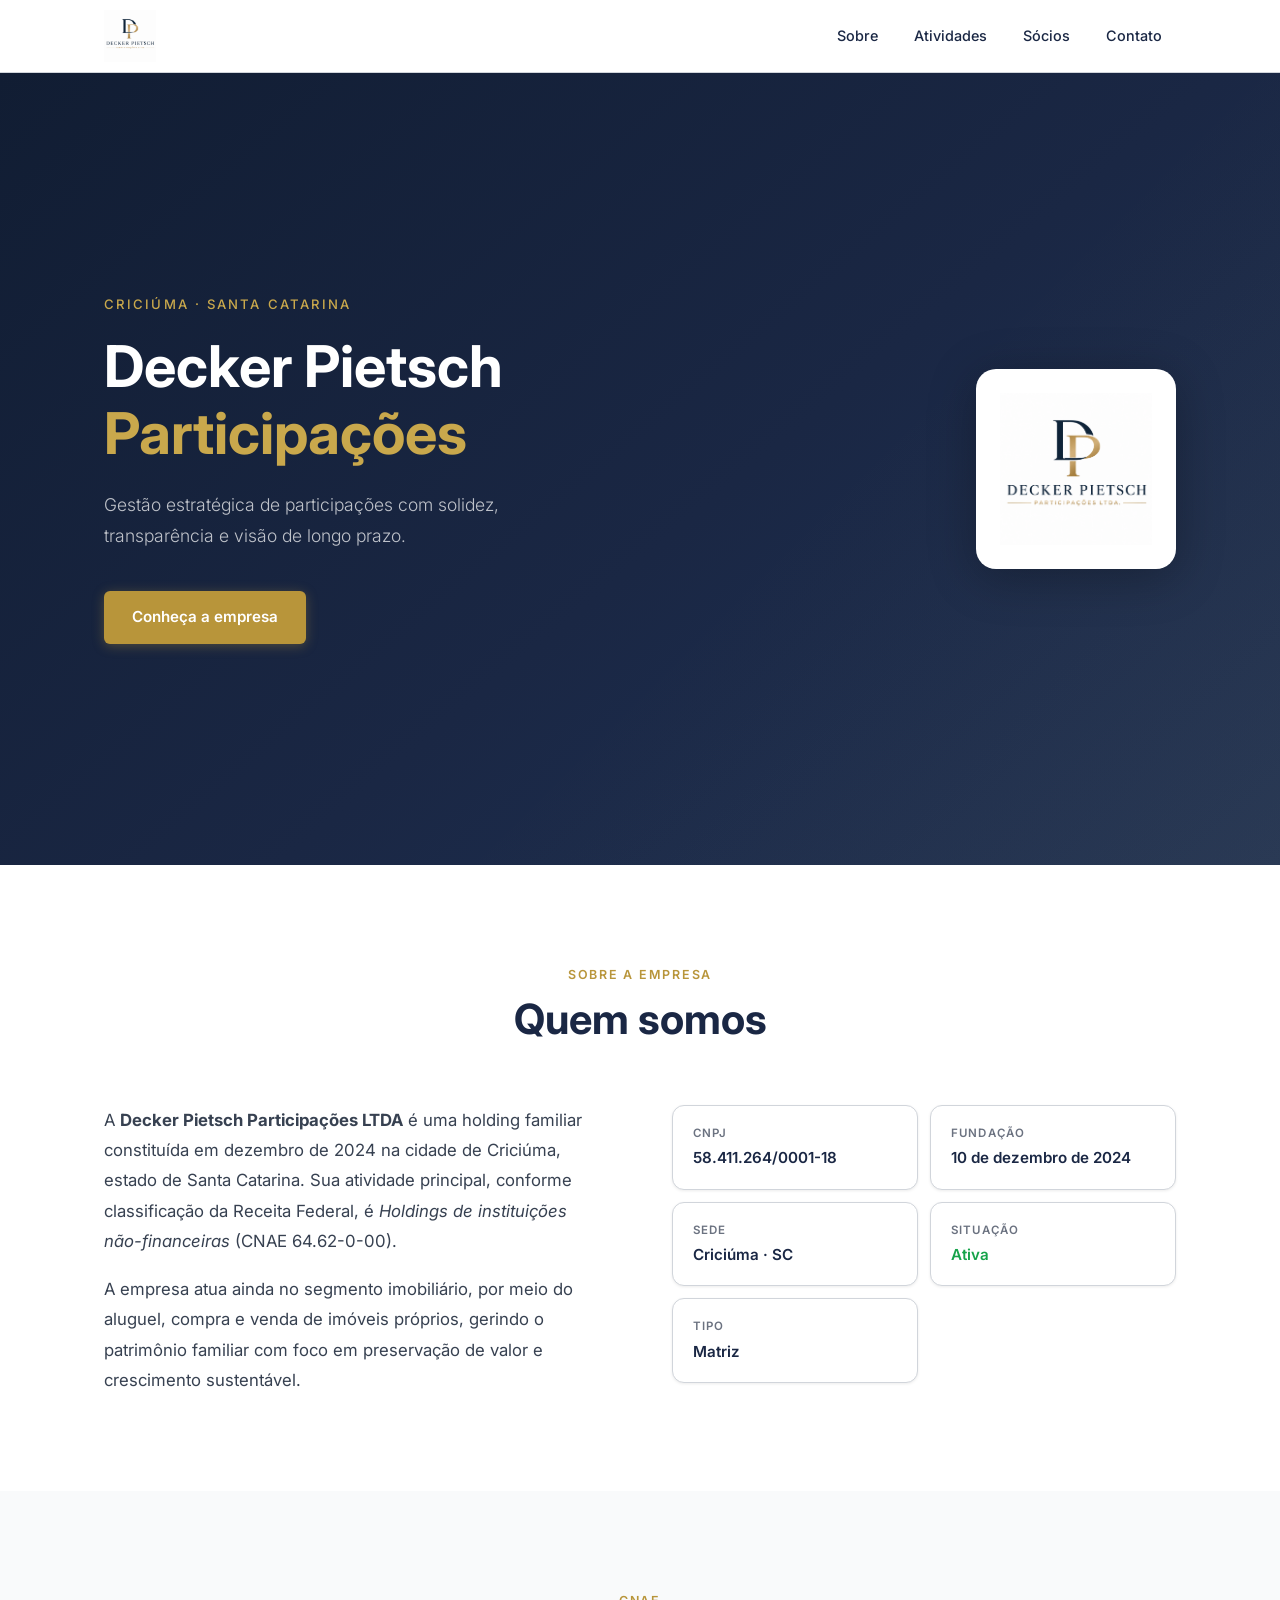
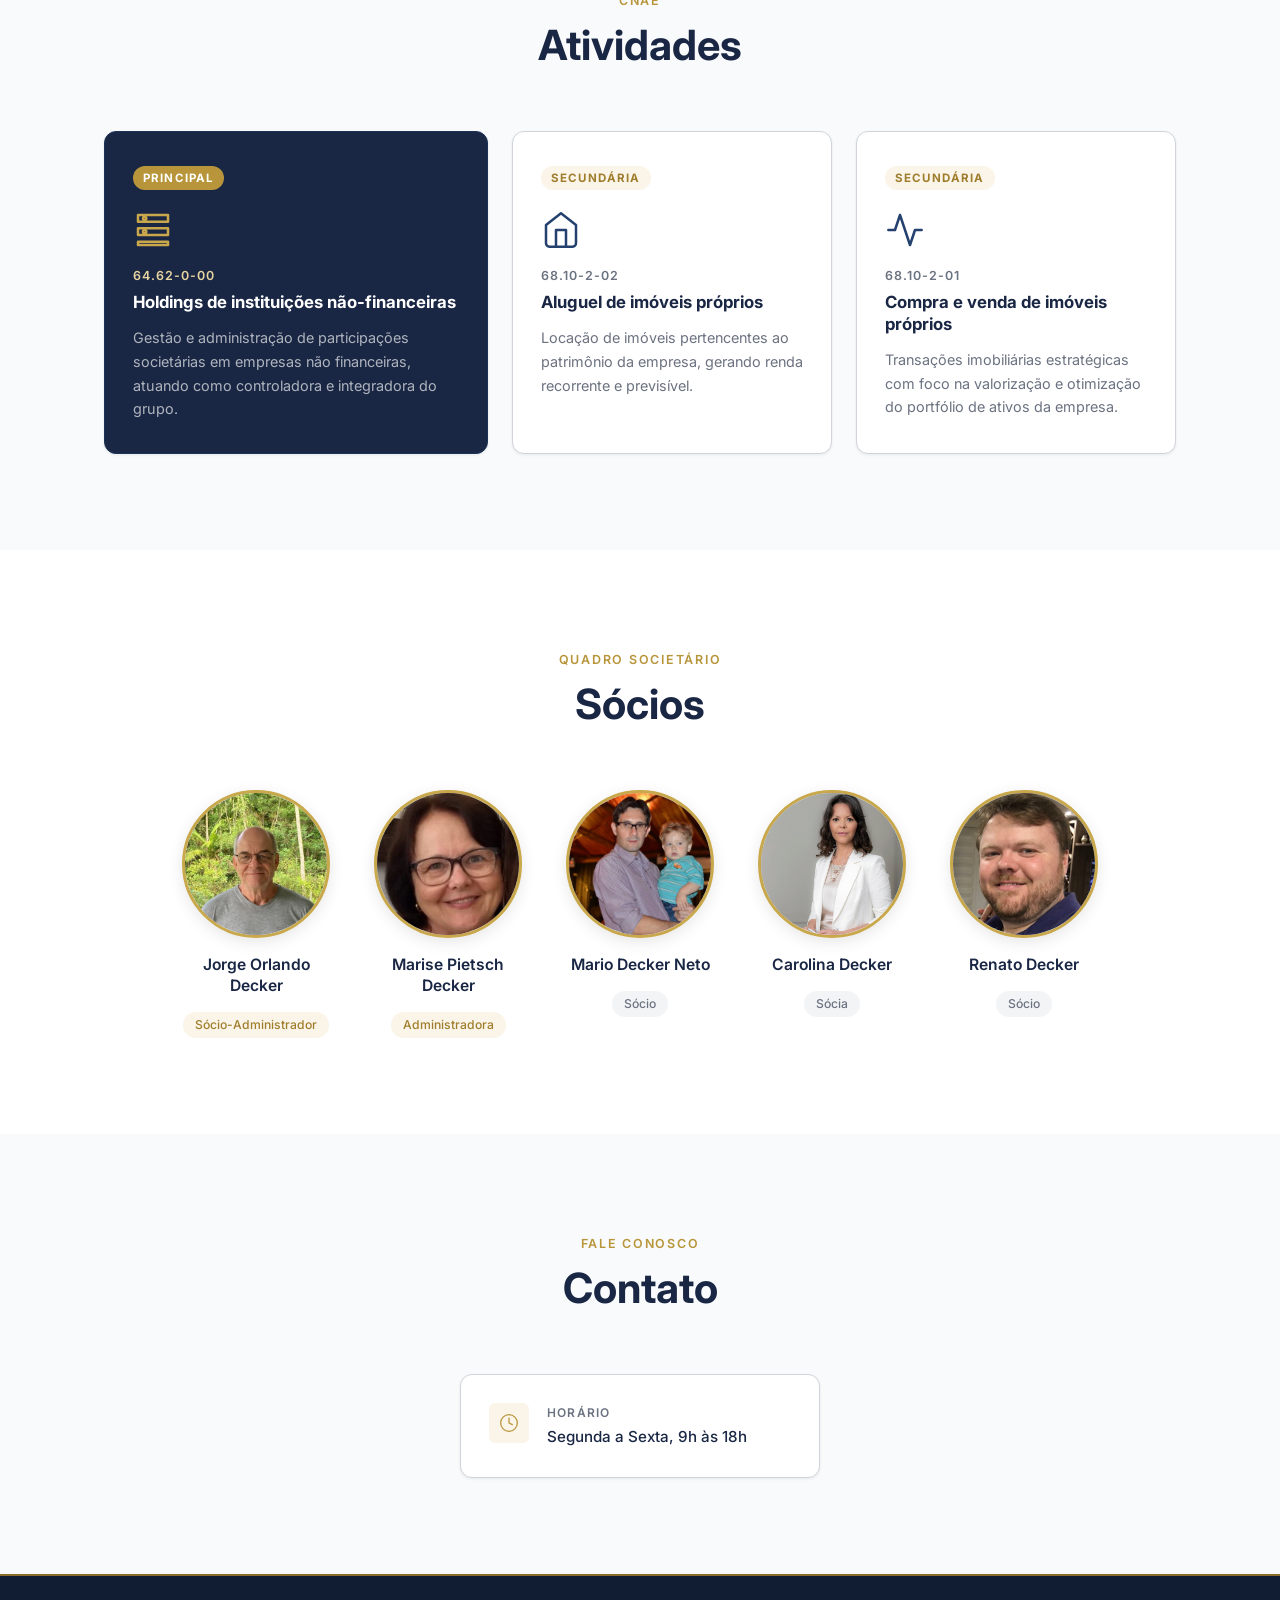
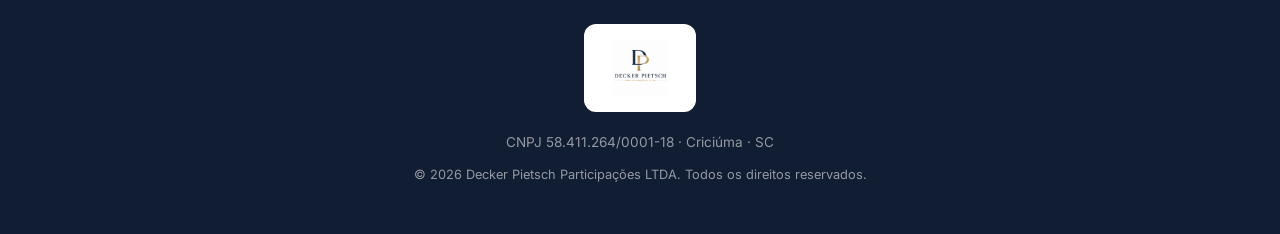
<file: index.html>
<!DOCTYPE html>
<html lang="pt-BR">
<head>
  <!-- Google tag (gtag.js) -->
  <script async src="https://www.googletagmanager.com/gtag/js?id=G-SKL0JMRVYW"></script>
  <script>
    window.dataLayer = window.dataLayer || [];
    function gtag(){dataLayer.push(arguments);}
    gtag('js', new Date());
    gtag('config', 'G-SKL0JMRVYW');
  </script>
  <meta charset="UTF-8" />
  <meta name="viewport" content="width=device-width, initial-scale=1.0" />
  <meta name="description" content="Decker Pietsch Participações LTDA – Holdings de instituições não-financeiras. Gestão estratégica de participações com solidez, transparência e visão de longo prazo. Criciúma, Santa Catarina." />
  <meta name="robots" content="index, follow" />
  <title>Decker Pietsch Participações LTDA | Holdings | Criciúma, SC</title>
  <link rel="canonical" href="https://decker.app.br" />
  <link rel="icon" href="assets/logo.png" type="image/png" />

  <!-- Open Graph -->
  <meta property="og:type" content="website" />
  <meta property="og:url" content="https://decker.app.br" />
  <meta property="og:title" content="Decker Pietsch Participações LTDA | Holdings | Criciúma, SC" />
  <meta property="og:description" content="Decker Pietsch Participações LTDA – Holdings de instituições não-financeiras. Gestão estratégica de participações com solidez, transparência e visão de longo prazo. Criciúma, Santa Catarina." />
  <meta property="og:image" content="https://decker.app.br/assets/logo.png" />
  <meta property="og:locale" content="pt_BR" />
  <meta property="og:site_name" content="Decker Pietsch Participações LTDA" />

  <!-- Twitter Card -->
  <meta name="twitter:card" content="summary" />
  <meta name="twitter:title" content="Decker Pietsch Participações LTDA | Holdings | Criciúma, SC" />
  <meta name="twitter:description" content="Decker Pietsch Participações LTDA – Holdings de instituições não-financeiras. Gestão estratégica de participações com solidez, transparência e visão de longo prazo. Criciúma, Santa Catarina." />
  <meta name="twitter:image" content="https://decker.app.br/assets/logo.png" />

  <link rel="preconnect" href="https://fonts.googleapis.com" />
  <link rel="preconnect" href="https://fonts.gstatic.com" crossorigin />
  <link href="https://fonts.googleapis.com/css2?family=Inter:wght@300;400;500;600;700&display=swap" rel="stylesheet" />
  <link rel="stylesheet" href="css/styles.css" />
</head>
<body>

  <!-- HEADER -->
  <header class="header" id="header">
    <div class="container header__inner">
      <a href="#inicio" class="logo">
        <img src="assets/logo.png" alt="Decker Pietsch Participações LTDA" class="logo__img" />
      </a>
      <nav class="nav" id="nav">
        <a href="#sobre" class="nav__link">Sobre</a>
        <a href="#atividades" class="nav__link">Atividades</a>
        <a href="#socios" class="nav__link">Sócios</a>
        <a href="#contato" class="nav__link">Contato</a>
      </nav>
      <button class="nav-toggle" id="navToggle" aria-label="Abrir menu">
        <span></span><span></span><span></span>
      </button>
    </div>
  </header>

  <!-- HERO -->
  <section class="hero" id="inicio">
    <div class="container hero__inner">
      <div class="hero__content">
        <p class="hero__eyebrow">Criciúma · Santa Catarina</p>
        <h1 class="hero__title">Decker Pietsch<br /><span>Participações</span></h1>
        <p class="hero__subtitle">
          Gestão estratégica de participações com solidez, transparência e visão de longo prazo.
        </p>
        <a href="#sobre" class="btn btn--primary">Conheça a empresa</a>
      </div>
      <div class="hero__graphic" aria-hidden="true">
        <img src="assets/logo.png" alt="Decker Pietsch" class="hero__logo-img" />
      </div>
    </div>
  </section>

  <!-- SOBRE -->
  <section class="section" id="sobre">
    <div class="container">
      <div class="section__header">
        <span class="section__tag">Sobre a empresa</span>
        <h2 class="section__title">Quem somos</h2>
      </div>
      <div class="about__grid">
        <div class="about__text">
          <p>
            A <strong>Decker Pietsch Participações LTDA</strong> é uma holding familiar constituída em
            dezembro de 2024 na cidade de Criciúma, estado de Santa Catarina.
            Sua atividade principal, conforme classificação da Receita Federal, é
            <em>Holdings de instituições não-financeiras</em> (CNAE 64.62-0-00).
          </p>
          <p>
            A empresa atua ainda no segmento imobiliário, por meio do aluguel,
            compra e venda de imóveis próprios, gerindo o patrimônio familiar
            com foco em preservação de valor e crescimento sustentável.
          </p>
        </div>
        <div class="about__cards">
          <div class="info-card">
            <span class="info-card__label">CNPJ</span>
            <span class="info-card__value">58.411.264/0001-18</span>
          </div>
          <div class="info-card">
            <span class="info-card__label">Fundação</span>
            <span class="info-card__value">10 de dezembro de 2024</span>
          </div>
          <div class="info-card">
            <span class="info-card__label">Sede</span>
            <span class="info-card__value">Criciúma · SC</span>
          </div>
          <div class="info-card">
            <span class="info-card__label">Situação</span>
            <span class="info-card__value info-card__value--active">Ativa</span>
          </div>
          <div class="info-card">
            <span class="info-card__label">Tipo</span>
            <span class="info-card__value">Matriz</span>
          </div>
        </div>
      </div>
    </div>
  </section>

  <!-- ATIVIDADES -->
  <section class="section section--alt" id="atividades">
    <div class="container">
      <div class="section__header">
        <span class="section__tag">CNAE</span>
        <h2 class="section__title">Atividades</h2>
      </div>
      <div class="activities__grid">
        <div class="activity-card activity-card--main">
          <div class="activity-card__badge">Principal</div>
          <div class="activity-card__icon">
            <svg xmlns="http://www.w3.org/2000/svg" viewBox="0 0 24 24" fill="none" stroke="currentColor" stroke-width="1.5" stroke-linecap="round" stroke-linejoin="round">
              <path d="M3 3h18v4H3z"/><path d="M3 11h18v4H3z"/><path d="M3 19h18v2H3z"/>
              <circle cx="7" cy="5" r="1"/><circle cx="7" cy="13" r="1"/>
            </svg>
          </div>
          <p class="activity-card__code">64.62-0-00</p>
          <h3 class="activity-card__title">Holdings de instituições não-financeiras</h3>
          <p class="activity-card__desc">
            Gestão e administração de participações societárias em empresas não financeiras,
            atuando como controladora e integradora do grupo.
          </p>
        </div>
        <div class="activity-card">
          <div class="activity-card__badge activity-card__badge--sec">Secundária</div>
          <div class="activity-card__icon">
            <svg xmlns="http://www.w3.org/2000/svg" viewBox="0 0 24 24" fill="none" stroke="currentColor" stroke-width="1.5" stroke-linecap="round" stroke-linejoin="round">
              <path d="M3 9l9-7 9 7v11a2 2 0 0 1-2 2H5a2 2 0 0 1-2-2z"/><polyline points="9 22 9 12 15 12 15 22"/>
            </svg>
          </div>
          <p class="activity-card__code">68.10-2-02</p>
          <h3 class="activity-card__title">Aluguel de imóveis próprios</h3>
          <p class="activity-card__desc">
            Locação de imóveis pertencentes ao patrimônio da empresa, gerando
            renda recorrente e previsível.
          </p>
        </div>
        <div class="activity-card">
          <div class="activity-card__badge activity-card__badge--sec">Secundária</div>
          <div class="activity-card__icon">
            <svg xmlns="http://www.w3.org/2000/svg" viewBox="0 0 24 24" fill="none" stroke="currentColor" stroke-width="1.5" stroke-linecap="round" stroke-linejoin="round">
              <polyline points="22 12 18 12 15 21 9 3 6 12 2 12"/>
            </svg>
          </div>
          <p class="activity-card__code">68.10-2-01</p>
          <h3 class="activity-card__title">Compra e venda de imóveis próprios</h3>
          <p class="activity-card__desc">
            Transações imobiliárias estratégicas com foco na valorização e
            otimização do portfólio de ativos da empresa.
          </p>
        </div>
      </div>
    </div>
  </section>

  <!-- SÓCIOS -->
  <section class="section" id="socios">
    <div class="container">
      <div class="section__header">
        <span class="section__tag">Quadro societário</span>
        <h2 class="section__title">Sócios</h2>
      </div>
      <div class="partners__grid">

        <div class="partner-card">
          <div class="partner-card__photo-ring">
            <img src="assets/socios/jorge-decker.jpg" alt="Jorge Orlando Decker" class="partner-card__photo" onerror="this.style.visibility='hidden'" />
            <span class="partner-card__initials">JD</span>
          </div>
          <h3 class="partner-card__name">Jorge Orlando Decker</h3>
          <span class="partner-card__role partner-card__role--admin">Sócio-Administrador</span>
        </div>

        <div class="partner-card">
          <div class="partner-card__photo-ring">
            <img src="assets/socios/marise-decker.jpg" alt="Marise Pietsch Decker" class="partner-card__photo" onerror="this.style.visibility='hidden'" />
            <span class="partner-card__initials">MD</span>
          </div>
          <h3 class="partner-card__name">Marise Pietsch Decker</h3>
          <span class="partner-card__role partner-card__role--admin">Administradora</span>
        </div>

        <div class="partner-card">
          <div class="partner-card__photo-ring">
            <img src="assets/socios/mario-decker.jpg" alt="Mario Decker Neto" class="partner-card__photo" style="object-position: top left" onerror="this.style.visibility='hidden'" />
            <span class="partner-card__initials">MN</span>
          </div>
          <h3 class="partner-card__name">Mario Decker Neto</h3>
          <span class="partner-card__role">Sócio</span>
        </div>

        <div class="partner-card">
          <div class="partner-card__photo-ring">
            <img src="assets/socios/carolina-decker.jpg" alt="Carolina Decker" class="partner-card__photo" onerror="this.style.visibility='hidden'" />
            <span class="partner-card__initials">CD</span>
          </div>
          <h3 class="partner-card__name">Carolina Decker</h3>
          <span class="partner-card__role">Sócia</span>
        </div>

        <div class="partner-card">
          <div class="partner-card__photo-ring">
            <img src="assets/socios/renato-decker.jpg" alt="Renato Decker" class="partner-card__photo" onerror="this.style.visibility='hidden'" />
            <span class="partner-card__initials">RD</span>
          </div>
          <h3 class="partner-card__name">Renato Decker</h3>
          <span class="partner-card__role">Sócio</span>
        </div>

      </div>
    </div>
  </section>

  <!-- CONTATO -->
  <section class="section section--alt" id="contato">
    <div class="container">
      <div class="section__header">
        <span class="section__tag">Fale conosco</span>
        <h2 class="section__title">Contato</h2>
      </div>
      <div class="contact__grid">
        <div class="contact-item">
          <div class="contact-item__icon">
            <svg xmlns="http://www.w3.org/2000/svg" viewBox="0 0 24 24" fill="none" stroke="currentColor" stroke-width="1.5" stroke-linecap="round" stroke-linejoin="round">
              <circle cx="12" cy="12" r="10"/><polyline points="12 6 12 12 16 14"/>
            </svg>
          </div>
          <div>
            <p class="contact-item__label">Horário</p>
            <p class="contact-item__value">Segunda a Sexta, 9h às 18h</p>
          </div>
        </div>
      </div>
    </div>
  </section>

  <!-- FOOTER -->
  <footer class="footer">
    <div class="container footer__inner">
      <div class="footer__logo-wrap">
        <img src="assets/logo.png" alt="Decker Pietsch Participações LTDA" class="footer__logo" />
      </div>
      <p class="footer__meta">CNPJ 58.411.264/0001-18 · Criciúma · SC</p>
      <p class="footer__copy">&copy; <span id="year"></span> Decker Pietsch Participações LTDA. Todos os direitos reservados.</p>
    </div>
  </footer>

  <script src="js/main.js"></script>

  <!-- Structured Data -->
  <script type="application/ld+json">
  {
    "@context": "https://schema.org",
    "@type": "Organization",
    "name": "Decker Pietsch Participações LTDA",
    "url": "https://decker.app.br",
    "logo": "https://decker.app.br/assets/logo.png",
    "description": "Holdings de instituições não-financeiras. Gestão estratégica de participações com solidez, transparência e visão de longo prazo.",
    "foundingDate": "2024-12-10",
    "taxID": "58.411.264/0001-18",
    "address": {
      "@type": "PostalAddress",
      "addressLocality": "Criciúma",
      "addressRegion": "SC",
      "addressCountry": "BR"
    }
  }
  </script>
</body>
</html>
</file>
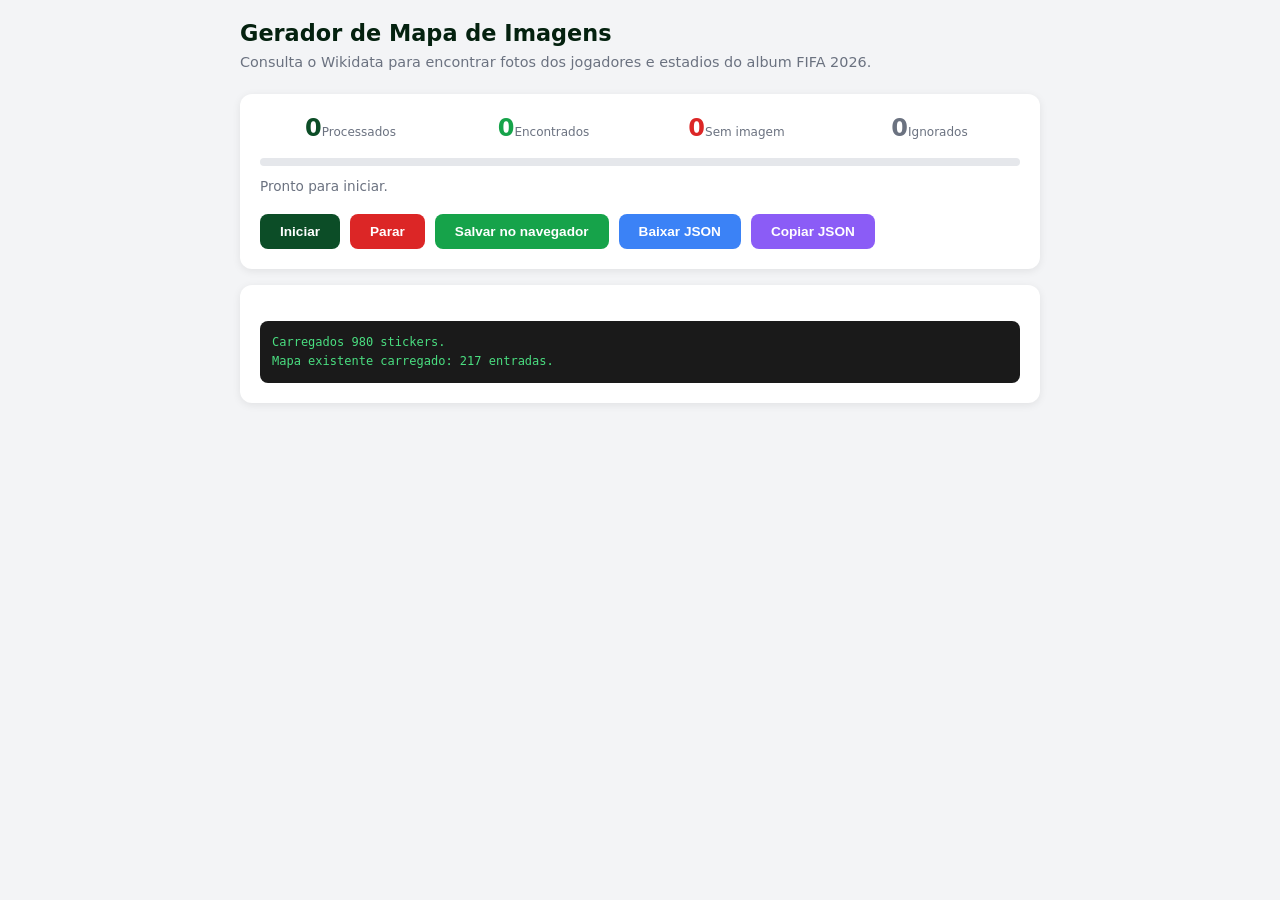
<file: album-desativado/tools/image-mapper.html>
<!DOCTYPE html>
<html lang="pt-BR">
<head>
  <meta charset="UTF-8">
  <meta name="viewport" content="width=device-width, initial-scale=1.0">
  <title>Gerador de Mapa de Imagens | Album FIFA 2026</title>
  <style>
    * { box-sizing: border-box; margin: 0; padding: 0; }
    body { font-family: 'Inter', system-ui, sans-serif; background: #f3f4f6; color: #374151; padding: 20px; }
    .container { max-width: 800px; margin: 0 auto; }
    h1 { font-size: 1.4rem; color: #04210f; margin-bottom: 8px; }
    .subtitle { color: #6b7280; margin-bottom: 24px; font-size: .9rem; }
    .card { background: #fff; border-radius: 12px; padding: 20px; box-shadow: 0 2px 8px rgba(0,0,0,.08); margin-bottom: 16px; }
    .stats { display: grid; grid-template-columns: repeat(4, 1fr); gap: 12px; margin-bottom: 16px; }
    .stat { text-align: center; }
    .stat-val { font-size: 1.5rem; font-weight: 800; }
    .stat-val.found { color: #16a34a; }
    .stat-val.miss { color: #dc2626; }
    .stat-val.skip { color: #6b7280; }
    .stat-val.total { color: #0c4d27; }
    .stat-label { font-size: .75rem; color: #6b7280; }
    .progress-bar { height: 8px; background: #e5e7eb; border-radius: 4px; overflow: hidden; margin-bottom: 12px; }
    .progress-fill { height: 100%; background: linear-gradient(90deg, #0c4d27, #d4af00); transition: width .3s; width: 0%; }
    .status { font-size: .85rem; color: #6b7280; min-height: 20px; margin-bottom: 16px; }
    .btn-row { display: flex; gap: 10px; flex-wrap: wrap; }
    button { padding: 10px 20px; border-radius: 8px; border: none; font-weight: 600; font-size: .85rem; cursor: pointer; transition: all .2s; }
    .btn-start { background: #0c4d27; color: #fff; }
    .btn-start:hover { background: #07371c; }
    .btn-start:disabled { opacity: .5; cursor: not-allowed; }
    .btn-stop { background: #dc2626; color: #fff; }
    .btn-stop:hover { background: #b91c1c; }
    .btn-download { background: #3b82f6; color: #fff; }
    .btn-download:hover { background: #2563eb; }
    .btn-copy { background: #8b5cf6; color: #fff; }
    .btn-copy:hover { background: #7c3aed; }
    .btn-save { background: #16a34a; color: #fff; }
    .btn-save:hover { background: #15803d; }
    .log { max-height: 300px; overflow-y: auto; font-family: monospace; font-size: .75rem; line-height: 1.6; padding: 12px; background: #1a1a1a; color: #a3e635; border-radius: 8px; margin-top: 16px; }
    .log .err { color: #f87171; }
    .log .ok { color: #4ade80; }
    .log .skip { color: #94a3b8; }
    .toast { position: fixed; bottom: 20px; left: 50%; transform: translateX(-50%); background: #1a1a1a; color: #fff; padding: 10px 20px; border-radius: 8px; font-size: .85rem; display: none; z-index: 100; }
    @media (max-width: 600px) { .stats { grid-template-columns: repeat(2, 1fr); } }
  </style>
</head>
<body>
  <div class="container">
    <h1>Gerador de Mapa de Imagens</h1>
    <p class="subtitle">Consulta o Wikidata para encontrar fotos dos jogadores e estadios do album FIFA 2026.</p>

    <div class="card">
      <div class="stats">
        <div class="stat"><span class="stat-val total" id="sTotal">0</span><span class="stat-label">Processados</span></div>
        <div class="stat"><span class="stat-val found" id="sFound">0</span><span class="stat-label">Encontrados</span></div>
        <div class="stat"><span class="stat-val miss" id="sMiss">0</span><span class="stat-label">Sem imagem</span></div>
        <div class="stat"><span class="stat-val skip" id="sSkip">0</span><span class="stat-label">Ignorados</span></div>
      </div>
      <div class="progress-bar"><div class="progress-fill" id="progressFill"></div></div>
      <div class="status" id="status">Pronto para iniciar.</div>
      <div class="btn-row">
        <button class="btn-start" id="btnStart">Iniciar</button>
        <button class="btn-stop" id="btnStop" disabled>Parar</button>
        <button class="btn-save" id="btnSave">Salvar no navegador</button>
        <button class="btn-download" id="btnDownload">Baixar JSON</button>
        <button class="btn-copy" id="btnCopy">Copiar JSON</button>
      </div>
    </div>

    <div class="card">
      <div class="log" id="log"></div>
    </div>
  </div>
  <div class="toast" id="toast"></div>

<script>
const DELAY = 700;
const UA_CONTACT = 'StickerAlbumBot/1.0 (https://decker.app.br)';

let stickers = [];
let imageMap = {};
let running = false;
let stopRequested = false;
let processed = 0, found = 0, missed = 0, skipped = 0;

// Load stickers data
async function loadStickers() {
  try {
    const res = await fetch('../data/stickers.json');
    stickers = await res.json();
    log(`Carregados ${stickers.length} stickers.`, 'ok');
  } catch {
    log('Erro ao carregar stickers.json. Verifique se o arquivo existe.', 'err');
  }
}

// Load existing map
async function loadExistingMap() {
  try {
    const res = await fetch('../data/image-map.json');
    if (res.ok) {
      imageMap = await res.json();
      log(`Mapa existente carregado: ${Object.keys(imageMap).length} entradas.`, 'ok');
    }
  } catch {}
  // Also check localStorage
  try {
    const stored = localStorage.getItem('imageMap');
    if (stored) {
      const parsed = JSON.parse(stored);
      const keys = Object.keys(parsed);
      if (keys.length > Object.keys(imageMap).length) {
        imageMap = parsed;
        log(`Mapa do localStorage carregado: ${keys.length} entradas.`, 'ok');
      }
    }
  } catch {}
}

function sleep(ms) { return new Promise(r => setTimeout(r, ms)); }

function log(msg, cls = '') {
  const el = document.getElementById('log');
  const line = document.createElement('div');
  if (cls) line.className = cls;
  line.textContent = msg;
  el.appendChild(line);
  el.scrollTop = el.scrollHeight;
}

function updateUI() {
  document.getElementById('sTotal').textContent = processed;
  document.getElementById('sFound').textContent = found;
  document.getElementById('sMiss').textContent = missed;
  document.getElementById('sSkip').textContent = skipped;
  const total = stickers.filter(s => s.type === 'jogador' || s.type === 'stadium').length;
  const pct = total > 0 ? (processed / total * 100) : 0;
  document.getElementById('progressFill').style.width = `${pct}%`;
}

function showToast(msg) {
  const el = document.getElementById('toast');
  el.textContent = msg;
  el.style.display = 'block';
  setTimeout(() => { el.style.display = 'none'; }, 3000);
}

// Wikidata API
async function wdSearch(query, lang = 'en') {
  const url = new URL('https://www.wikidata.org/w/api.php');
  url.searchParams.set('action', 'wbsearchentities');
  url.searchParams.set('search', query);
  url.searchParams.set('language', lang);
  url.searchParams.set('type', 'item');
  url.searchParams.set('format', 'json');
  url.searchParams.set('origin', '*');
  url.searchParams.set('limit', '5');
  const res = await fetch(url);
  if (!res.ok) throw new Error(`HTTP ${res.status}`);
  return (await res.json()).search || [];
}

async function wdGetEntity(id) {
  const url = new URL('https://www.wikidata.org/w/api.php');
  url.searchParams.set('action', 'wbgetentities');
  url.searchParams.set('ids', id);
  url.searchParams.set('props', 'claims');
  url.searchParams.set('format', 'json');
  url.searchParams.set('origin', '*');
  const res = await fetch(url);
  if (!res.ok) throw new Error(`HTTP ${res.status}`);
  const data = await res.json();
  return data.entities?.[id] || null;
}

function getP18(entity) {
  const claims = entity?.claims?.P18;
  if (!claims || !claims.length) return null;
  const val = claims[0].mainsnak?.datavalue?.value;
  return typeof val === 'string' ? val : null;
}

function isFootballer(entity) {
  const p106 = entity?.claims?.P106 || [];
  return p106.some(c => c.mainsnak?.datavalue?.value?.id === 'Q937857');
}

function nameVariants(name) {
  const variants = [name];
  if (name.includes('.')) variants.push(name.replace(/\./g, ''));
  const parts = name.split(/\s+/);
  if (parts.length >= 2 && parts[0].length <= 2) variants.push(parts.slice(1).join(' '));
  return [...new Set(variants)];
}

async function findPlayer(name) {
  const variants = nameVariants(name);
  for (const v of variants) {
    for (const lang of ['en', 'pt']) {
      if (stopRequested) return null;
      await sleep(DELAY);
      try {
        const results = await wdSearch(v, lang);
        for (const r of results) {
          await sleep(DELAY);
          const entity = await wdGetEntity(r.id);
          if (!entity || !isFootballer(entity)) continue;
          const img = getP18(entity);
          if (img) return img;
        }
      } catch (e) {
        log(`  Erro: ${e.message}`, 'err');
      }
    }
  }
  return null;
}

async function findStadium(name) {
  for (const lang of ['en', 'pt', 'es']) {
    if (stopRequested) return null;
    await sleep(DELAY);
    try {
      const results = await wdSearch(name, lang);
      for (const r of results) {
        await sleep(DELAY);
        const entity = await wdGetEntity(r.id);
        if (!entity) continue;
        const img = getP18(entity);
        if (img) return img;
      }
    } catch (e) {
      log(`  Erro: ${e.message}`, 'err');
    }
  }
  return null;
}

async function run() {
  running = true;
  stopRequested = false;
  document.getElementById('btnStart').disabled = true;
  document.getElementById('btnStop').disabled = false;

  const processable = stickers.filter(s => s.type === 'jogador' || s.type === 'stadium');
  const seenStadiums = {};

  for (const s of processable) {
    if (stopRequested) break;

    // Skip if already mapped
    if (imageMap[s.num]) {
      skipped++;
      processed++;
      updateUI();
      continue;
    }

    // Deduplicate stadiums
    if (s.type === 'stadium' && seenStadiums[s.name]) {
      imageMap[s.num] = seenStadiums[s.name];
      found++;
      processed++;
      updateUI();
      continue;
    }

    document.getElementById('status').textContent = `Buscando: ${s.name} (${s.team || s.teamCode}) — #${s.num}`;

    let img = null;
    try {
      if (s.type === 'jogador') {
        img = await findPlayer(s.name);
      } else if (s.type === 'stadium') {
        img = await findStadium(s.name);
      }
    } catch (e) {
      log(`#${s.num} ${s.name}: ERRO ${e.message}`, 'err');
    }

    if (img) {
      imageMap[s.num] = img;
      if (s.type === 'stadium') seenStadiums[s.name] = img;
      found++;
      log(`#${s.num} ${s.name} -> ${img}`, 'ok');
    } else {
      missed++;
      log(`#${s.num} ${s.name} -> nao encontrado`, 'err');
    }

    processed++;
    updateUI();

    // Auto-save to localStorage every 20 entries
    if (processed % 20 === 0) {
      localStorage.setItem('imageMap', JSON.stringify(imageMap));
    }
  }

  // Final save
  localStorage.setItem('imageMap', JSON.stringify(imageMap));

  running = false;
  document.getElementById('btnStart').disabled = false;
  document.getElementById('btnStop').disabled = true;
  document.getElementById('status').textContent = stopRequested
    ? `Parado. ${found} imagens encontradas.`
    : `Concluido! ${found} imagens encontradas de ${processable.length} figurinhas.`;
  showToast('Mapeamento salvo no navegador!');
}

// Buttons
document.getElementById('btnStart').addEventListener('click', run);

document.getElementById('btnStop').addEventListener('click', () => {
  stopRequested = true;
  document.getElementById('status').textContent = 'Parando...';
});

document.getElementById('btnSave').addEventListener('click', () => {
  localStorage.setItem('imageMap', JSON.stringify(imageMap));
  showToast(`Salvo! ${Object.keys(imageMap).length} entradas no navegador.`);
});

document.getElementById('btnDownload').addEventListener('click', () => {
  const blob = new Blob([JSON.stringify(imageMap, null, 2)], { type: 'application/json' });
  const url = URL.createObjectURL(blob);
  const a = document.createElement('a');
  a.href = url;
  a.download = 'image-map.json';
  a.click();
  URL.revokeObjectURL(url);
});

document.getElementById('btnCopy').addEventListener('click', () => {
  navigator.clipboard.writeText(JSON.stringify(imageMap, null, 2))
    .then(() => showToast('JSON copiado!'))
    .catch(() => showToast('Erro ao copiar.'));
});

// Init
(async () => {
  await loadStickers();
  await loadExistingMap();
  updateUI();
})();
</script>
</body>
</html>
</file>
<file: css/styles.css>
/* ============================================================
   DESIGN TOKENS
   ============================================================ */
:root {
  /* Navy – extraído da logo */
  --navy-900: #111d33;
  --navy-800: #1a2744;
  --navy-700: #1e3257;
  --navy-600: #24406e;
  --navy-400: #4a6fa5;
  --navy-100: #d6deec;
  --navy-50:  #eef1f7;

  /* Gold – extraído da logo */
  --gold-700: #8a6d2a;
  --gold-600: #a07d2c;
  --gold-500: #b8953a;
  --gold-400: #c9a84c;
  --gold-200: #e8d4a0;
  --gold-50:  #faf5e8;

  --gray-900: #111827;
  --gray-700: #374151;
  --gray-500: #6b7280;
  --gray-300: #d1d5db;
  --gray-100: #f3f4f6;
  --gray-50:  #f9fafb;
  --white:    #ffffff;

  --green-500: #16a34a;

  --font: 'Inter', system-ui, -apple-system, sans-serif;
  --radius-sm: 6px;
  --radius-md: 12px;
  --radius-lg: 20px;
  --shadow-sm: 0 1px 3px rgba(0,0,0,.08);
  --shadow-md: 0 4px 16px rgba(0,0,0,.10);
  --shadow-lg: 0 8px 32px rgba(0,0,0,.12);
  --transition: .2s ease;
}

/* ============================================================
   RESET & BASE
   ============================================================ */
*, *::before, *::after { box-sizing: border-box; margin: 0; padding: 0; }

html { scroll-behavior: smooth; font-size: 16px; }

body {
  font-family: var(--font);
  color: var(--gray-700);
  background: var(--white);
  line-height: 1.6;
  -webkit-font-smoothing: antialiased;
}

a { color: inherit; text-decoration: none; }
img { display: block; max-width: 100%; }

/* ============================================================
   LAYOUT
   ============================================================ */
.container {
  width: 100%;
  max-width: 1120px;
  margin: 0 auto;
  padding: 0 24px;
}

/* ============================================================
   HEADER
   ============================================================ */
.header {
  position: sticky;
  top: 0;
  z-index: 100;
  background: rgba(255,255,255,.95);
  backdrop-filter: blur(12px);
  border-bottom: 1px solid var(--gray-300);
  transition: box-shadow var(--transition);
}

.header.scrolled { box-shadow: var(--shadow-md); }

.header__inner {
  display: flex;
  align-items: center;
  justify-content: space-between;
  height: 72px;
  gap: 24px;
}

/* Logo */
.logo {
  display: flex;
  align-items: center;
  white-space: nowrap;
  flex-shrink: 0;
}

.logo__img {
  height: 52px;
  width: auto;
  display: block;
}

/* Nav */
.nav { display: flex; gap: 8px; }

.nav__link {
  padding: 6px 14px;
  border-radius: var(--radius-sm);
  font-size: .9rem;
  font-weight: 500;
  color: var(--navy-800);
  transition: background var(--transition), color var(--transition);
}

.nav__link:hover {
  background: var(--gold-50);
  color: var(--gold-600);
}

/* Hamburger */
.nav-toggle {
  display: none;
  flex-direction: column;
  justify-content: center;
  gap: 5px;
  width: 36px;
  height: 36px;
  background: none;
  border: none;
  cursor: pointer;
  padding: 4px;
  border-radius: var(--radius-sm);
}

.nav-toggle span {
  display: block;
  height: 2px;
  background: var(--navy-800);
  border-radius: 2px;
  transition: transform var(--transition), opacity var(--transition);
}

/* ============================================================
   HERO
   ============================================================ */
.hero {
  min-height: 88vh;
  display: flex;
  align-items: center;
  background: linear-gradient(140deg, var(--navy-900) 0%, var(--navy-800) 55%, var(--navy-700) 100%);
  overflow: hidden;
  position: relative;
}

/* Subtle gold diagonal stripe */
.hero::before {
  content: '';
  position: absolute;
  inset: 0;
  background: linear-gradient(135deg, transparent 60%, rgba(184,149,58,.08) 100%);
  pointer-events: none;
}

.hero__inner {
  display: grid;
  grid-template-columns: 1fr auto;
  gap: 80px;
  align-items: center;
  padding-top: 100px;
  padding-bottom: 100px;
  position: relative;
}

.hero__eyebrow {
  font-size: .82rem;
  font-weight: 500;
  letter-spacing: .16em;
  text-transform: uppercase;
  color: var(--gold-400);
  margin-bottom: 18px;
}

.hero__title {
  font-size: clamp(2.4rem, 5vw, 3.6rem);
  font-weight: 700;
  color: var(--white);
  line-height: 1.15;
  margin-bottom: 24px;
}

.hero__title span { color: var(--gold-400); }

.hero__subtitle {
  font-size: 1.1rem;
  font-weight: 300;
  color: rgba(255,255,255,.72);
  max-width: 480px;
  margin-bottom: 40px;
  line-height: 1.75;
}

/* Logo card no hero */
.hero__graphic {
  flex-shrink: 0;
  align-self: center;
}

.hero__logo-img {
  width: 200px;
  height: 200px;
  object-fit: contain;
  background: var(--white);
  border-radius: var(--radius-lg);
  padding: 24px;
  box-shadow: 0 8px 48px rgba(0,0,0,.28);
  display: block;
}

/* Buttons */
.btn {
  display: inline-flex;
  align-items: center;
  gap: 8px;
  padding: 14px 28px;
  border-radius: var(--radius-sm);
  font-size: .95rem;
  font-weight: 600;
  transition: background var(--transition), transform var(--transition), box-shadow var(--transition);
  cursor: pointer;
  border: none;
}

.btn--primary {
  background: var(--gold-500);
  color: var(--white);
  box-shadow: 0 2px 12px rgba(184,149,58,.35);
}

.btn--primary:hover {
  background: var(--gold-600);
  transform: translateY(-1px);
  box-shadow: 0 6px 20px rgba(184,149,58,.4);
}

/* ============================================================
   SECTIONS (shared)
   ============================================================ */
.section { padding: 96px 0; }
.section--alt { background: var(--gray-50); }

.section__header {
  text-align: center;
  margin-bottom: 60px;
}

.section__tag {
  display: inline-block;
  font-size: .78rem;
  font-weight: 600;
  letter-spacing: .14em;
  text-transform: uppercase;
  color: var(--gold-500);
  margin-bottom: 10px;
}

.section__title {
  font-size: clamp(1.8rem, 3.5vw, 2.6rem);
  font-weight: 700;
  color: var(--navy-800);
  line-height: 1.2;
}

/* ============================================================
   ABOUT
   ============================================================ */
.about__grid {
  display: grid;
  grid-template-columns: 1fr 1fr;
  gap: 64px;
  align-items: start;
}

.about__text p {
  margin-bottom: 18px;
  font-size: 1.05rem;
  line-height: 1.8;
  color: var(--gray-700);
}

.about__text p:last-child { margin-bottom: 0; }

.about__cards {
  display: grid;
  grid-template-columns: 1fr 1fr;
  gap: 12px;
}

.info-card {
  background: var(--white);
  border: 1px solid var(--gray-300);
  border-radius: var(--radius-md);
  padding: 18px 20px;
  display: flex;
  flex-direction: column;
  gap: 4px;
  box-shadow: var(--shadow-sm);
}

.info-card__label {
  font-size: .72rem;
  font-weight: 600;
  letter-spacing: .1em;
  text-transform: uppercase;
  color: var(--gray-500);
}

.info-card__value {
  font-size: .95rem;
  font-weight: 600;
  color: var(--navy-800);
}

.info-card__value--active { color: var(--green-500); }

/* ============================================================
   ACTIVITIES
   ============================================================ */
.activities__grid {
  display: grid;
  grid-template-columns: 1.2fr 1fr 1fr;
  gap: 24px;
}

.activity-card {
  background: var(--white);
  border: 1px solid var(--gray-300);
  border-radius: var(--radius-md);
  padding: 32px 28px;
  position: relative;
  box-shadow: var(--shadow-sm);
  transition: box-shadow var(--transition), transform var(--transition);
}

.activity-card:hover {
  box-shadow: var(--shadow-md);
  transform: translateY(-2px);
}

.activity-card--main {
  background: var(--navy-800);
  border-color: var(--navy-700);
  color: var(--white);
}

.activity-card--main .activity-card__code  { color: var(--gold-200); }
.activity-card--main .activity-card__desc  { color: rgba(255,255,255,.65); }
.activity-card--main .activity-card__title { color: var(--white); }
.activity-card--main .activity-card__icon  { color: var(--gold-400); }

.activity-card__badge {
  display: inline-flex;
  align-items: center;
  font-size: .72rem;
  font-weight: 700;
  letter-spacing: .1em;
  text-transform: uppercase;
  padding: 3px 10px;
  border-radius: 20px;
  margin-bottom: 20px;
  background: var(--gold-500);
  color: var(--white);
}

.activity-card__badge--sec {
  background: var(--gold-50);
  color: var(--gold-600);
}

.activity-card__icon {
  width: 40px;
  height: 40px;
  color: var(--navy-600);
  margin-bottom: 16px;
}

.activity-card__icon svg { width: 100%; height: 100%; }

.activity-card__code {
  font-size: .78rem;
  font-weight: 600;
  letter-spacing: .08em;
  color: var(--gray-500);
  margin-bottom: 6px;
}

.activity-card__title {
  font-size: 1.05rem;
  font-weight: 700;
  color: var(--navy-800);
  margin-bottom: 12px;
  line-height: 1.3;
}

.activity-card__desc {
  font-size: .9rem;
  line-height: 1.65;
  color: var(--gray-500);
}

/* ============================================================
   PARTNERS
   ============================================================ */
.partners__grid {
  display: flex;
  flex-wrap: wrap;
  gap: 40px 32px;
  justify-content: center;
}

.partner-card {
  display: flex;
  flex-direction: column;
  align-items: center;
  gap: 16px;
  flex: 0 1 160px;
  text-align: center;
}

.partner-card__photo-ring {
  width: 148px;
  height: 148px;
  border-radius: 50%;
  border: 3px solid var(--gold-400);
  overflow: hidden;
  position: relative;
  background: linear-gradient(145deg, var(--navy-100) 0%, var(--navy-50) 100%);
  display: flex;
  align-items: center;
  justify-content: center;
  box-shadow: var(--shadow-md);
  transition: box-shadow var(--transition), border-color var(--transition);
}

.partner-card:hover .partner-card__photo-ring {
  border-color: var(--gold-500);
  box-shadow: 0 8px 32px rgba(184,149,58,.28);
}

.partner-card__photo {
  position: absolute;
  inset: 0;
  width: 100%;
  height: 100%;
  object-fit: cover;
  object-position: top center;
}

.partner-card__initials {
  font-size: 1.9rem;
  font-weight: 700;
  color: var(--navy-600);
  letter-spacing: .04em;
  user-select: none;
}

.partner-card__name {
  font-size: .98rem;
  font-weight: 600;
  color: var(--navy-800);
  line-height: 1.35;
  margin: 0;
}

.partner-card__role {
  display: inline-block;
  font-size: .76rem;
  font-weight: 500;
  padding: 3px 12px;
  border-radius: 20px;
  background: var(--gray-100);
  color: var(--gray-500);
}

.partner-card__role--admin {
  background: var(--gold-50);
  color: var(--gold-600);
}

/* ============================================================
   CONTACT
   ============================================================ */
.contact__grid {
  display: flex;
  flex-wrap: wrap;
  gap: 24px;
  justify-content: center;
  max-width: 840px;
  margin: 0 auto;
}

.contact-item {
  flex: 0 1 360px;
  display: flex;
  gap: 18px;
  background: var(--white);
  border: 1px solid var(--gray-300);
  border-radius: var(--radius-md);
  padding: 28px;
  box-shadow: var(--shadow-sm);
  align-items: flex-start;
}

.contact-item__icon {
  width: 40px;
  height: 40px;
  background: var(--gold-50);
  border-radius: var(--radius-sm);
  display: flex;
  align-items: center;
  justify-content: center;
  color: var(--gold-500);
  flex-shrink: 0;
}

.contact-item__icon svg { width: 20px; height: 20px; }

.contact-item__label {
  font-size: .75rem;
  font-weight: 600;
  letter-spacing: .1em;
  text-transform: uppercase;
  color: var(--gray-500);
  margin-bottom: 4px;
}

.contact-item__value {
  font-size: .95rem;
  font-weight: 500;
  color: var(--navy-800);
  line-height: 1.5;
}

.contact-item__value--link {
  color: var(--gold-600);
  transition: color var(--transition);
}

.contact-item__value--link:hover { color: var(--gold-700); }

/* ============================================================
   FOOTER
   ============================================================ */
.footer {
  background: var(--navy-900);
  color: rgba(255,255,255,.55);
  padding: 48px 0;
  border-top: 2px solid var(--gold-700);
}

.footer__inner {
  display: flex;
  flex-direction: column;
  align-items: center;
  gap: 12px;
  text-align: center;
}

.footer__logo-wrap {
  background: var(--white);
  border-radius: var(--radius-md);
  padding: 16px 28px;
  margin-bottom: 8px;
}

.footer__logo {
  height: 56px;
  width: auto;
  display: block;
}

.footer__meta { font-size: .85rem; }
.footer__copy { font-size: .8rem; }

/* ============================================================
   RESPONSIVE
   ============================================================ */
@media (max-width: 960px) {
  .hero__inner { grid-template-columns: 1fr; }
  .hero__graphic { display: none; }

  .about__grid { grid-template-columns: 1fr; gap: 40px; }
  .activities__grid { grid-template-columns: 1fr; }
  .activity-card--main { order: -1; }
}

@media (max-width: 720px) {
  .section { padding: 72px 0; }

  .nav { display: none; flex-direction: column; }
  .nav.open {
    display: flex;
    position: absolute;
    top: 72px;
    left: 0;
    right: 0;
    background: var(--white);
    border-bottom: 1px solid var(--gray-300);
    padding: 16px 24px;
    gap: 4px;
    box-shadow: var(--shadow-md);
  }
  .nav__link { padding: 10px 14px; }

  .nav-toggle { display: flex; }

  .partners__grid { gap: 32px 24px; }
  .partner-card { flex: 0 1 130px; }
  .partner-card__photo-ring { width: 120px; height: 120px; }
  .partner-card__initials { font-size: 1.5rem; }
  .about__cards { grid-template-columns: 1fr; }
}

@media (max-width: 480px) {
  .hero__title { font-size: 2rem; }
  .logo__img { height: 42px; }
}
</file>
